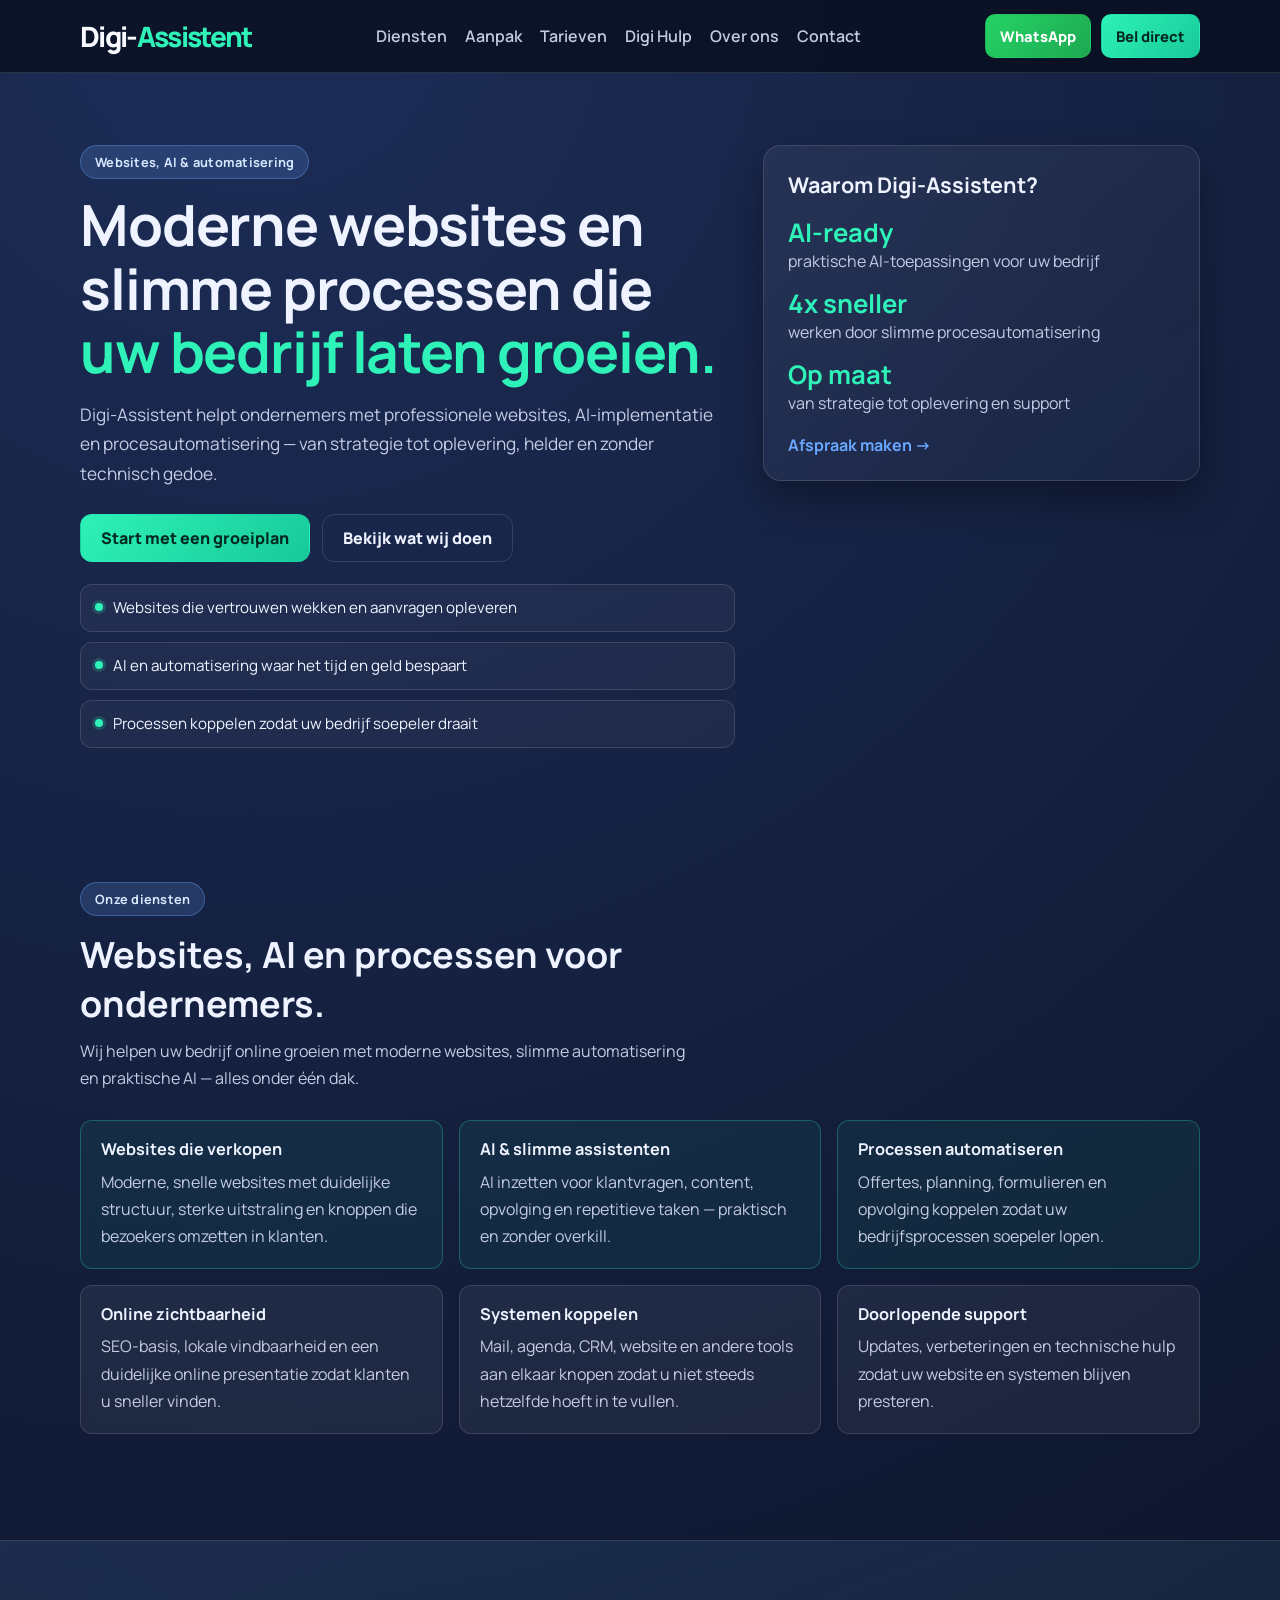
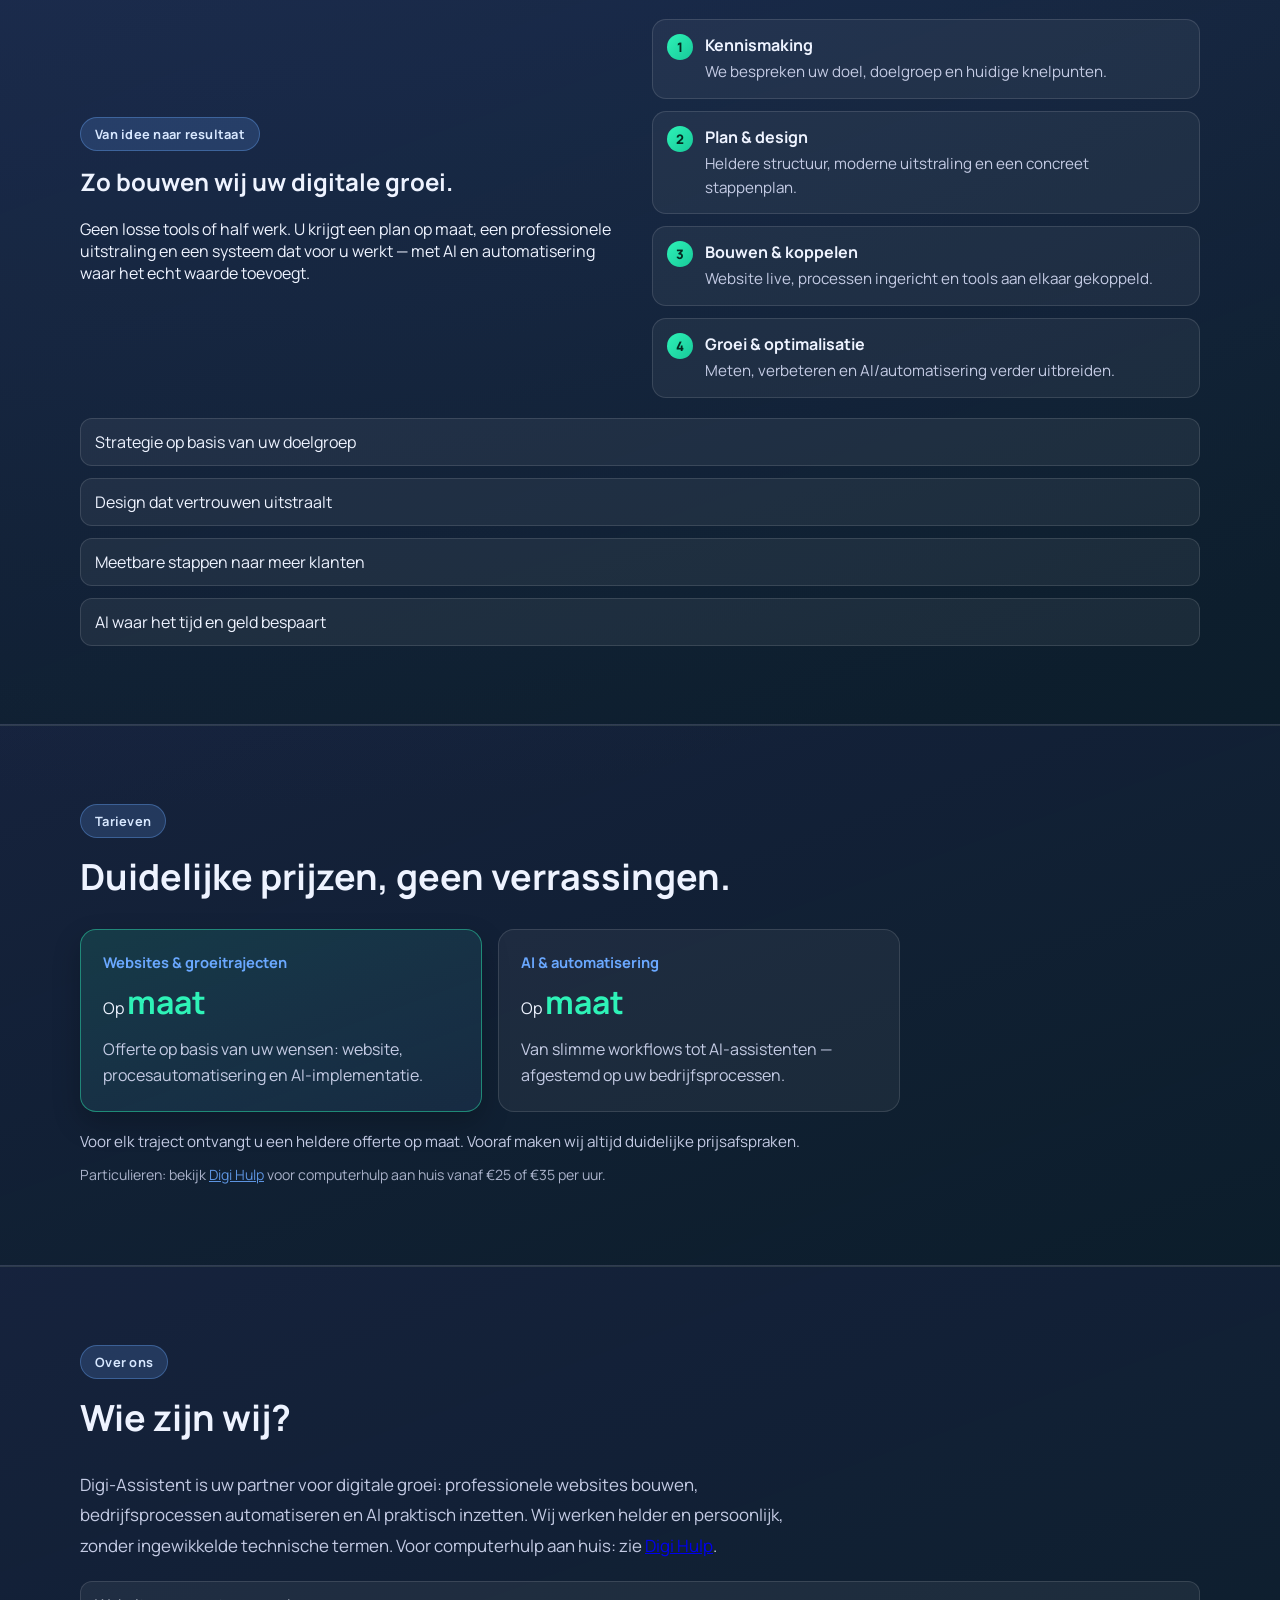
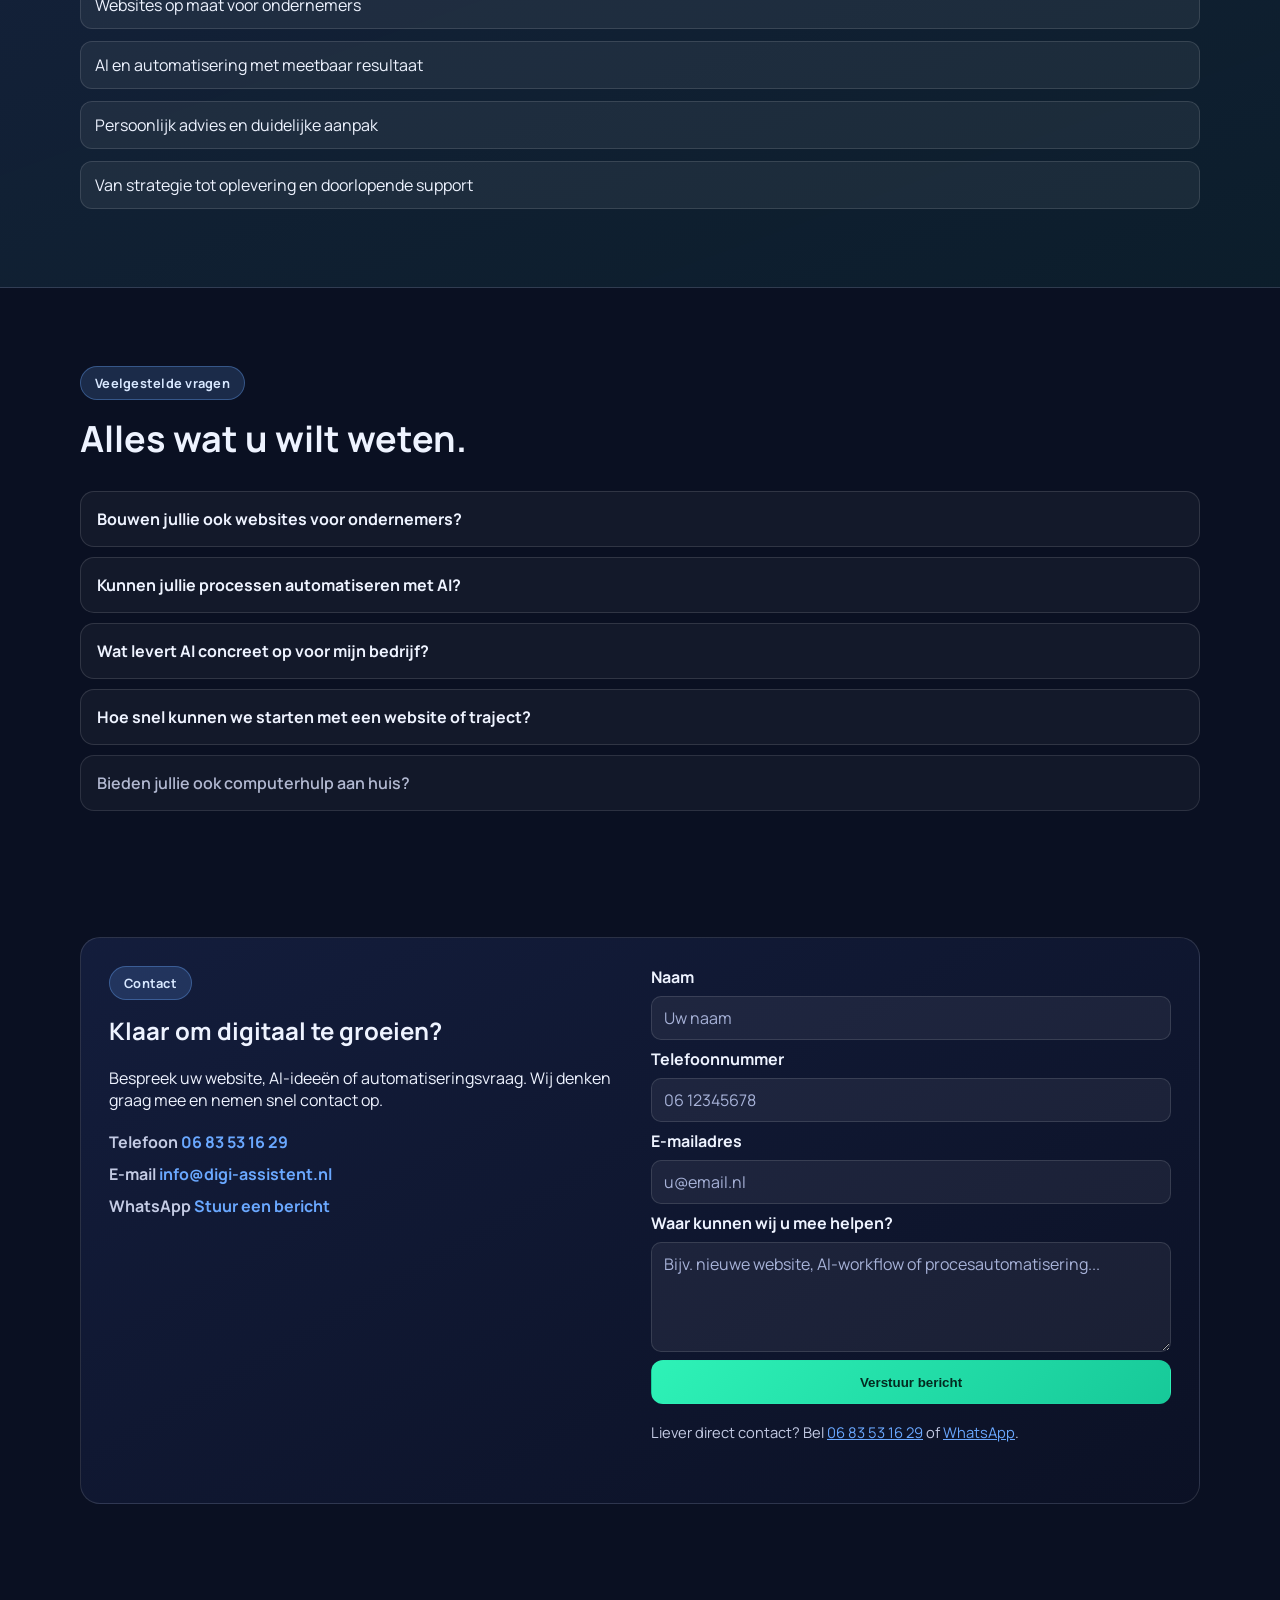
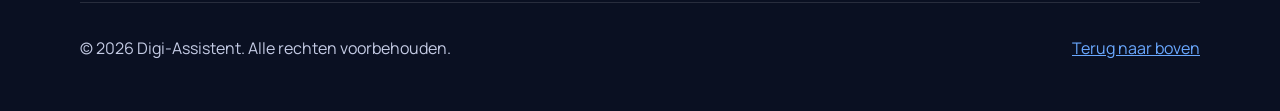
<file: index.html>
<!doctype html>
<html lang="nl">
<head>
  <meta charset="UTF-8">
  <meta name="viewport" content="width=device-width, initial-scale=1.0">
  <title>Digi-Assistent | Websites, AI &amp; procesautomatisering</title>
  <meta name="description" content="Digi-Assistent bouwt websites, automatiseert bedrijfsprocessen en zet AI praktisch in voor ondernemers. Persoonlijk, helder en resultaatgericht. Bel 06 83 53 16 29.">
  <meta name="robots" content="index, follow">
  <link rel="canonical" href="https://digi-assistent.nl/">
  <meta property="og:type" content="website">
  <meta property="og:locale" content="nl_NL">
  <meta property="og:url" content="https://digi-assistent.nl/">
  <meta property="og:site_name" content="Digi-Assistent">
  <meta property="og:title" content="Digi-Assistent | Websites, AI &amp; procesautomatisering">
  <meta property="og:description" content="Websites bouwen, processen automatiseren en AI inzetten voor ondernemers. Persoonlijk advies en uitvoering op maat.">
  <meta property="og:image" content="https://digi-assistent.nl/og-image.svg">
  <meta name="twitter:card" content="summary_large_image">
  <meta name="twitter:title" content="Digi-Assistent | Websites, AI &amp; procesautomatisering">
  <meta name="twitter:description" content="Websites bouwen, processen automatiseren en AI inzetten voor ondernemers. Persoonlijk advies en uitvoering op maat.">
  <meta name="twitter:image" content="https://digi-assistent.nl/og-image.svg">
  <script type="application/ld+json">
  {
    "@context": "https://schema.org",
    "@graph": [
      {
        "@type": "WebSite",
        "@id": "https://digi-assistent.nl/#website",
        "url": "https://digi-assistent.nl/",
        "name": "Digi-Assistent",
        "description": "Websites, AI en procesautomatisering voor ondernemers.",
        "inLanguage": "nl-NL"
      },
      {
        "@type": "LocalBusiness",
        "@id": "https://digi-assistent.nl/#business",
        "name": "Digi-Assistent",
        "url": "https://digi-assistent.nl/",
        "image": "https://digi-assistent.nl/og-image.svg",
        "telephone": "+31683531629",
        "email": "info@digi-assistent.nl",
        "priceRange": "€€",
        "description": "Digitale groei voor ondernemers: websites, AI en procesautomatisering. Ook Digi Hulp voor computerhulp aan huis in Alkmaar.",
        "address": {
          "@type": "PostalAddress",
          "addressLocality": "Alkmaar",
          "addressRegion": "Noord-Holland",
          "addressCountry": "NL"
        },
        "areaServed": [
          { "@type": "City", "name": "Alkmaar" },
          { "@type": "City", "name": "Heerhugowaard" },
          { "@type": "City", "name": "Heiloo" },
          { "@type": "City", "name": "Bergen" },
          { "@type": "City", "name": "Castricum" }
        ],
        "knowsAbout": [
          "Websites",
          "Kunstmatige intelligentie",
          "Digitale automatisering",
          "Procesoptimalisatie",
          "Online marketing"
        ]
      },
      {
        "@type": "FAQPage",
        "@id": "https://digi-assistent.nl/#faq",
        "mainEntity": [
          {
            "@type": "Question",
            "name": "Bouwen jullie ook websites voor ondernemers?",
            "acceptedAnswer": {
              "@type": "Answer",
              "text": "Ja, wij bouwen moderne websites op maat, gericht op vertrouwen, vindbaarheid en meer aanvragen."
            }
          },
          {
            "@type": "Question",
            "name": "Kunnen jullie processen automatiseren met AI?",
            "acceptedAnswer": {
              "@type": "Answer",
              "text": "Ja, wij helpen met automatisering en praktische AI-toepassingen voor opvolging, content en repetitief werk."
            }
          },
          {
            "@type": "Question",
            "name": "Wat levert AI concreet op voor mijn bedrijf?",
            "acceptedAnswer": {
              "@type": "Answer",
              "text": "Minder handmatig werk, snellere opvolging en betere ondersteuning bij klantvragen, content en repetitieve taken."
            }
          },
          {
            "@type": "Question",
            "name": "Hoe snel kunnen we starten met een website of traject?",
            "acceptedAnswer": {
              "@type": "Answer",
              "text": "Na een kennismaking ontvangt u snel een plan. De doorlooptijd hangt af van de scope, maar we plannen altijd concrete vervolgstappen."
            }
          },
          {
            "@type": "Question",
            "name": "Bieden jullie ook computerhulp aan huis?",
            "acceptedAnswer": {
              "@type": "Answer",
              "text": "Ja, via Digi Hulp in Alkmaar en omgeving."
            }
          }
        ]
      }
    ]
  }
  </script>
  <link rel="preconnect" href="https://fonts.googleapis.com">
  <link rel="preconnect" href="https://fonts.gstatic.com" crossorigin>
  <link href="https://fonts.googleapis.com/css2?family=Manrope:wght@400;500;700;800&display=swap" rel="stylesheet">
  <link rel="icon" href="favicon.svg" type="image/svg+xml">
  <link rel="apple-touch-icon" href="apple-touch-icon.svg">
  <link rel="stylesheet" href="styles.css">
</head>
<body id="top">
  <div class="ambient ambient-1"></div>
  <div class="ambient ambient-2"></div>

  <header class="site-header">
    <div class="container nav-wrap">
      <a href="#top" class="logo" aria-label="Digi-Assistent home">
        <span class="logo-wordmark">
          <span class="logo-brand">Digi</span><span class="logo-sep">-</span><span class="logo-brand-accent">Assistent</span>
        </span>
      </a>
      <nav class="top-nav" aria-label="Hoofdnavigatie">
        <a href="#diensten">Diensten</a>
        <a href="#groeitraject">Aanpak</a>
        <a href="#tarieven">Tarieven</a>
        <a href="digi-hulp.html">Digi Hulp</a>
        <a href="#over">Over ons</a>
        <a href="#contact">Contact</a>
      </nav>
      <div class="nav-actions">
        <a class="btn btn-small btn-whatsapp header-whatsapp" href="https://wa.me/31683531629" target="_blank" rel="noopener noreferrer">WhatsApp</a>
        <a class="btn btn-small header-cta" href="tel:+31683531629">Bel direct</a>
        <button class="menu-toggle" type="button" aria-expanded="false" aria-controls="mobileMenu" aria-label="Menu openen">
          <span></span>
          <span></span>
          <span></span>
        </button>
      </div>
    </div>
    <nav id="mobileMenu" class="mobile-menu" aria-label="Mobiel menu" hidden>
      <a href="#diensten">Diensten</a>
      <a href="#groeitraject">Aanpak</a>
      <a href="#tarieven">Tarieven</a>
      <a href="digi-hulp.html">Digi Hulp</a>
      <a href="#over">Over ons</a>
      <a href="#contact">Contact</a>
      <a class="btn" href="tel:+31683531629">Bel direct</a>
      <a class="btn btn-whatsapp" href="https://wa.me/31683531629" target="_blank" rel="noopener noreferrer">WhatsApp</a>
    </nav>
  </header>

  <main>
    <section class="hero">
      <div class="container hero-grid">
        <div>
          <p class="eyebrow">Websites, AI &amp; automatisering</p>
          <h1>Moderne websites en slimme processen die <span class="headline-accent">uw bedrijf laten groeien.</span></h1>
          <p class="intro">
            Digi-Assistent helpt ondernemers met professionele websites, AI-implementatie
            en procesautomatisering — van strategie tot oplevering, helder en zonder technisch gedoe.
          </p>
          <div class="hero-cta">
            <a class="btn" href="#contact">Start met een groeiplan</a>
            <a class="btn btn-ghost" href="#diensten">Bekijk wat wij doen</a>
          </div>
          <ul class="hero-points">
            <li><span>Websites die vertrouwen wekken en aanvragen opleveren</span></li>
            <li><span>AI en automatisering waar het tijd en geld bespaart</span></li>
            <li><span>Processen koppelen zodat uw bedrijf soepeler draait</span></li>
          </ul>
        </div>
        <aside class="hero-card">
          <h2>Waarom Digi-Assistent?</h2>
          <div class="metric">
            <strong>AI-ready</strong>
            <span>praktische AI-toepassingen voor uw bedrijf</span>
          </div>
          <div class="metric">
            <strong>4x sneller</strong>
            <span>werken door slimme procesautomatisering</span>
          </div>
          <div class="metric">
            <strong>Op maat</strong>
            <span>van strategie tot oplevering en support</span>
          </div>
          <a href="#contact" class="inline-link">Afspraak maken →</a>
        </aside>
      </div>
    </section>

    <section id="diensten" class="section">
      <div class="container">
        <div class="section-head">
          <p class="eyebrow">Onze diensten</p>
          <h2>Websites, AI en processen voor ondernemers.</h2>
          <p class="section-intro">Wij helpen uw bedrijf online groeien met moderne websites, slimme automatisering en praktische AI — alles onder één dak.</p>
        </div>

        <div class="cards cards-3 service-primary-grid">
          <article class="card card-featured">
            <h3>Websites die verkopen</h3>
            <p>Moderne, snelle websites met duidelijke structuur, sterke uitstraling en knoppen die bezoekers omzetten in klanten.</p>
          </article>
          <article class="card card-featured">
            <h3>AI &amp; slimme assistenten</h3>
            <p>AI inzetten voor klantvragen, content, opvolging en repetitieve taken — praktisch en zonder overkill.</p>
          </article>
          <article class="card card-featured">
            <h3>Processen automatiseren</h3>
            <p>Offertes, planning, formulieren en opvolging koppelen zodat uw bedrijfsprocessen soepeler lopen.</p>
          </article>
          <article class="card">
            <h3>Online zichtbaarheid</h3>
            <p>SEO-basis, lokale vindbaarheid en een duidelijke online presentatie zodat klanten u sneller vinden.</p>
          </article>
          <article class="card">
            <h3>Systemen koppelen</h3>
            <p>Mail, agenda, CRM, website en andere tools aan elkaar knopen zodat u niet steeds hetzelfde hoeft in te vullen.</p>
          </article>
          <article class="card">
            <h3>Doorlopende support</h3>
            <p>Updates, verbeteringen en technische hulp zodat uw website en systemen blijven presteren.</p>
          </article>
        </div>
      </div>
    </section>

    <section id="groeitraject" class="section section-dark">
      <div class="container result-grid">
        <div>
          <p class="eyebrow">Van idee naar resultaat</p>
          <h2>Zo bouwen wij uw digitale groei.</h2>
          <p>
            Geen losse tools of half werk. U krijgt een plan op maat, een professionele uitstraling
            en een systeem dat voor u werkt — met AI en automatisering waar het echt waarde toevoegt.
          </p>
        </div>
        <ol class="steps-list">
          <li><strong>Kennismaking</strong><span>We bespreken uw doel, doelgroep en huidige knelpunten.</span></li>
          <li><strong>Plan &amp; design</strong><span>Heldere structuur, moderne uitstraling en een concreet stappenplan.</span></li>
          <li><strong>Bouwen &amp; koppelen</strong><span>Website live, processen ingericht en tools aan elkaar gekoppeld.</span></li>
          <li><strong>Groei &amp; optimalisatie</strong><span>Meten, verbeteren en AI/automatisering verder uitbreiden.</span></li>
        </ol>
      </div>
      <div class="container">
        <ul class="check-list check-list-inline">
          <li>Strategie op basis van uw doelgroep</li>
          <li>Design dat vertrouwen uitstraalt</li>
          <li>Meetbare stappen naar meer klanten</li>
          <li>AI waar het tijd en geld bespaart</li>
        </ul>
      </div>
    </section>

    <section id="tarieven" class="section section-dark">
      <div class="container">
        <div class="section-head">
          <p class="eyebrow">Tarieven</p>
          <h2>Duidelijke prijzen, geen verrassingen.</h2>
        </div>
        <div class="pricing-grid pricing-grid-business">
          <article class="pricing-card pricing-card-featured">
            <p class="pricing-label">Websites &amp; groeitrajecten</p>
            <p class="pricing-price">Op <strong>maat</strong></p>
            <p>Offerte op basis van uw wensen: website, procesautomatisering en AI-implementatie.</p>
          </article>
          <article class="pricing-card">
            <p class="pricing-label">AI &amp; automatisering</p>
            <p class="pricing-price">Op <strong>maat</strong></p>
            <p>Van slimme workflows tot AI-assistenten — afgestemd op uw bedrijfsprocessen.</p>
          </article>
        </div>
        <p class="pricing-note">Voor elk traject ontvangt u een heldere offerte op maat. Vooraf maken wij altijd duidelijke prijsafspraken.</p>
        <p class="pricing-note pricing-note-secondary">Particulieren: bekijk <a href="digi-hulp.html">Digi Hulp</a> voor computerhulp aan huis vanaf €25 of €35 per uur.</p>
      </div>
    </section>

    <section id="over" class="section section-dark">
      <div class="container">
        <div class="section-head">
          <p class="eyebrow">Over ons</p>
          <h2>Wie zijn wij?</h2>
        </div>
        <p class="about-text">
          Digi-Assistent is uw partner voor digitale groei: professionele websites bouwen,
          bedrijfsprocessen automatiseren en AI praktisch inzetten. Wij werken helder en persoonlijk,
          zonder ingewikkelde technische termen. Voor computerhulp aan huis: zie <a href="digi-hulp.html">Digi Hulp</a>.
        </p>
        <ul class="check-list check-list-inline">
          <li>Websites op maat voor ondernemers</li>
          <li>AI en automatisering met meetbaar resultaat</li>
          <li>Persoonlijk advies en duidelijke aanpak</li>
          <li>Van strategie tot oplevering en doorlopende support</li>
        </ul>
      </div>
    </section>

    <section id="faq" class="section">
      <div class="container">
        <div class="section-head">
          <p class="eyebrow">Veelgestelde vragen</p>
          <h2>Alles wat u wilt weten.</h2>
        </div>
        <div class="faq-list">
          <details class="faq-item">
            <summary>Bouwen jullie ook websites voor ondernemers?</summary>
            <p>Ja, wij bouwen moderne websites op maat, gericht op vertrouwen, vindbaarheid en meer aanvragen.</p>
          </details>
          <details class="faq-item">
            <summary>Kunnen jullie processen automatiseren met AI?</summary>
            <p>Ja, wij helpen met automatisering en praktische AI-toepassingen voor opvolging, content en repetitief werk.</p>
          </details>
          <details class="faq-item">
            <summary>Wat levert AI concreet op voor mijn bedrijf?</summary>
            <p>Minder handmatig werk, snellere opvolging en betere ondersteuning bij klantvragen, content en repetitieve taken.</p>
          </details>
          <details class="faq-item">
            <summary>Hoe snel kunnen we starten met een website of traject?</summary>
            <p>Na een kennismaking ontvangt u snel een plan. De doorlooptijd hangt af van de scope, maar we plannen altijd concrete vervolgstappen.</p>
          </details>
          <details class="faq-item faq-item-secondary">
            <summary>Bieden jullie ook computerhulp aan huis?</summary>
            <p>Ja, op een aparte pagina: <a href="digi-hulp.html">Digi Hulp</a> in Alkmaar en omgeving.</p>
          </details>
        </div>
      </div>
    </section>

    <section id="contact" class="section cta-section">
      <div class="container cta-box">
        <div>
          <p class="eyebrow">Contact</p>
          <h2>Klaar om digitaal te groeien?</h2>
          <p>Bespreek uw website, AI-ideeën of automatiseringsvraag. Wij denken graag mee en nemen snel contact op.</p>
          <ul class="contact-details">
            <li><strong>Telefoon</strong> <a href="tel:+31683531629">06 83 53 16 29</a></li>
            <li><strong>E-mail</strong> <a href="mailto:info@digi-assistent.nl">info@digi-assistent.nl</a></li>
            <li><strong>WhatsApp</strong> <a href="https://wa.me/31683531629" target="_blank" rel="noopener">Stuur een bericht</a></li>
          </ul>
        </div>
        <form class="lead-form" id="leadForm">
          <label for="name">Naam</label>
          <input id="name" name="name" type="text" placeholder="Uw naam" required>

          <label for="phone">Telefoonnummer</label>
          <input id="phone" name="phone" type="tel" placeholder="06 12345678">

          <label for="email">E-mailadres</label>
          <input id="email" name="email" type="email" placeholder="u@email.nl" required>

          <label for="message">Waar kunnen wij u mee helpen?</label>
          <textarea id="message" name="message" rows="4" placeholder="Bijv. nieuwe website, AI-workflow of procesautomatisering..." required></textarea>

          <button class="btn" type="submit">Verstuur bericht</button>
          <p class="form-note">Liever direct contact? Bel <a href="tel:+31683531629">06 83 53 16 29</a> of <a href="https://wa.me/31683531629" target="_blank" rel="noopener">WhatsApp</a>.</p>
          <p id="formFeedback" class="form-feedback" aria-live="polite"></p>
        </form>
      </div>
    </section>
  </main>

  <footer class="site-footer">
    <div class="container footer-wrap">
      <p>&copy; <span id="year"></span> Digi-Assistent. Alle rechten voorbehouden.</p>
      <a href="#top">Terug naar boven</a>
    </div>
  </footer>

  <script src="script.js"></script>
</body>
</html>
</file>
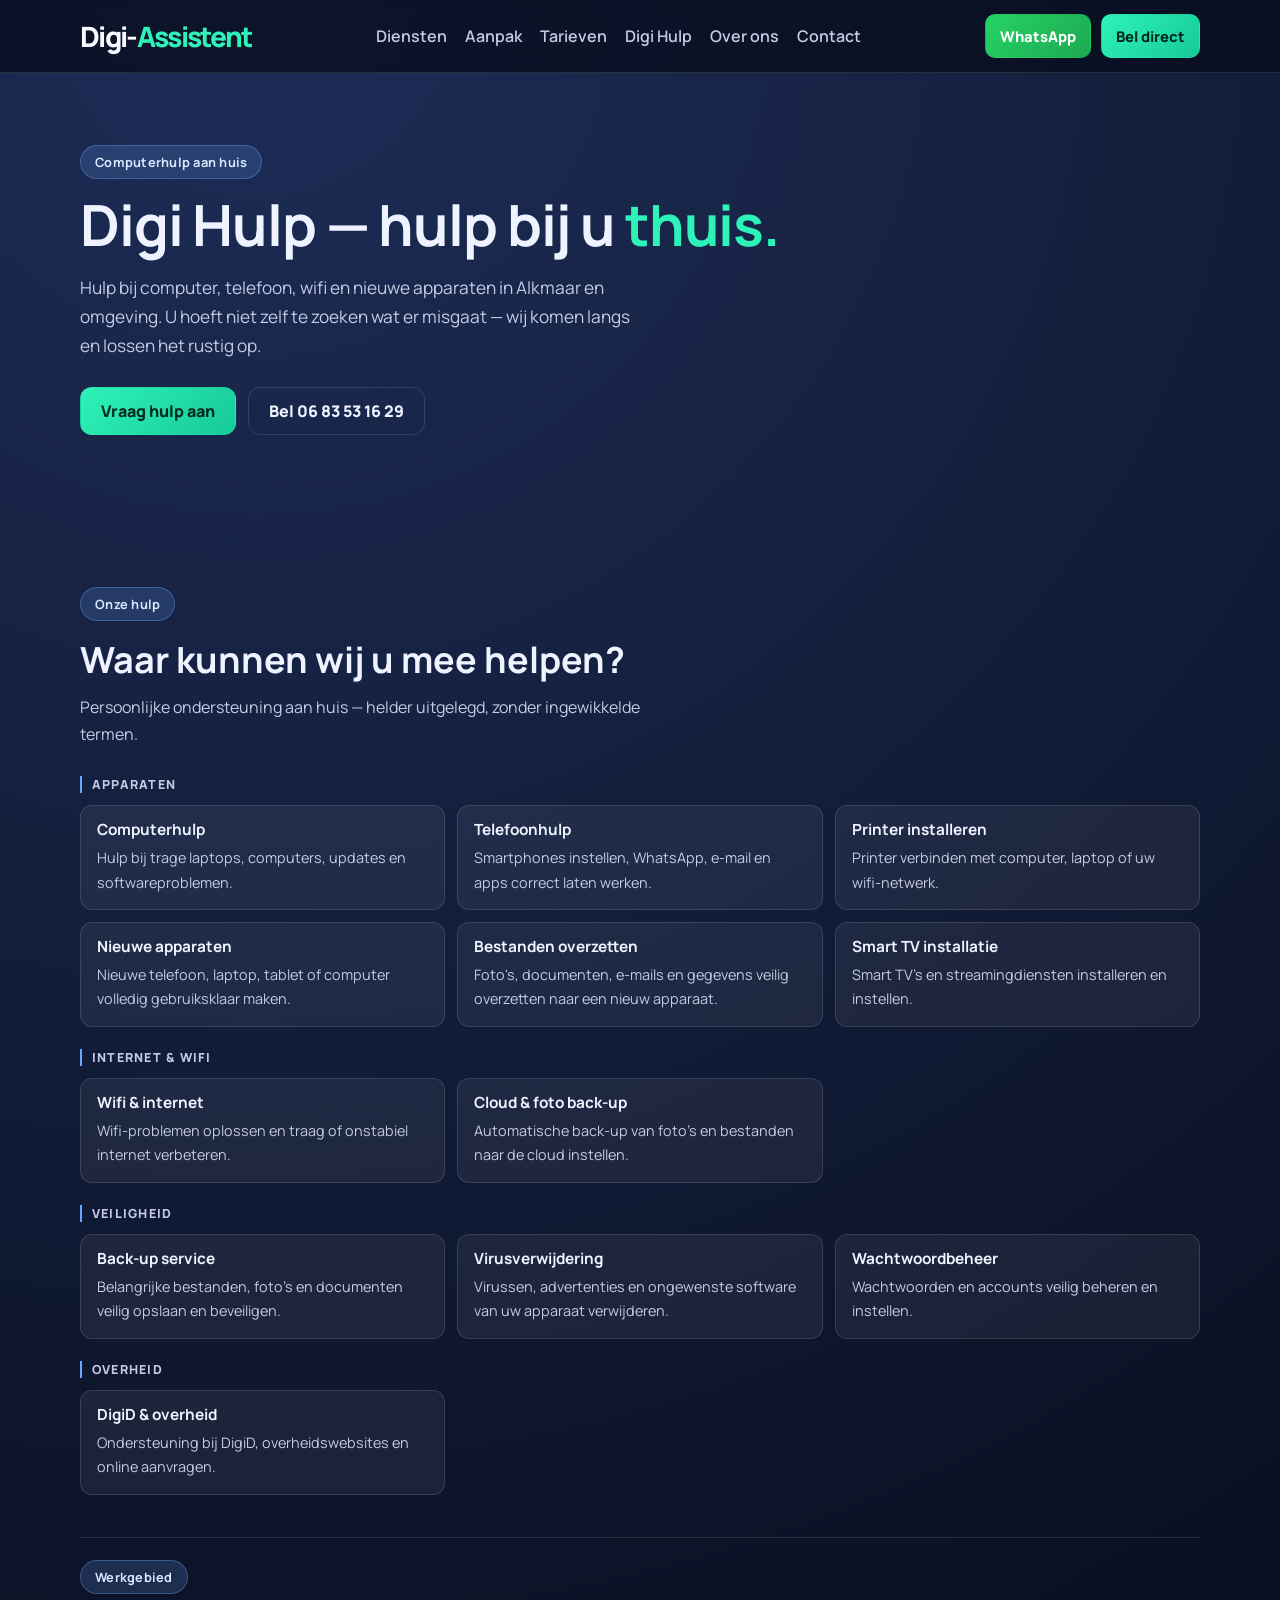
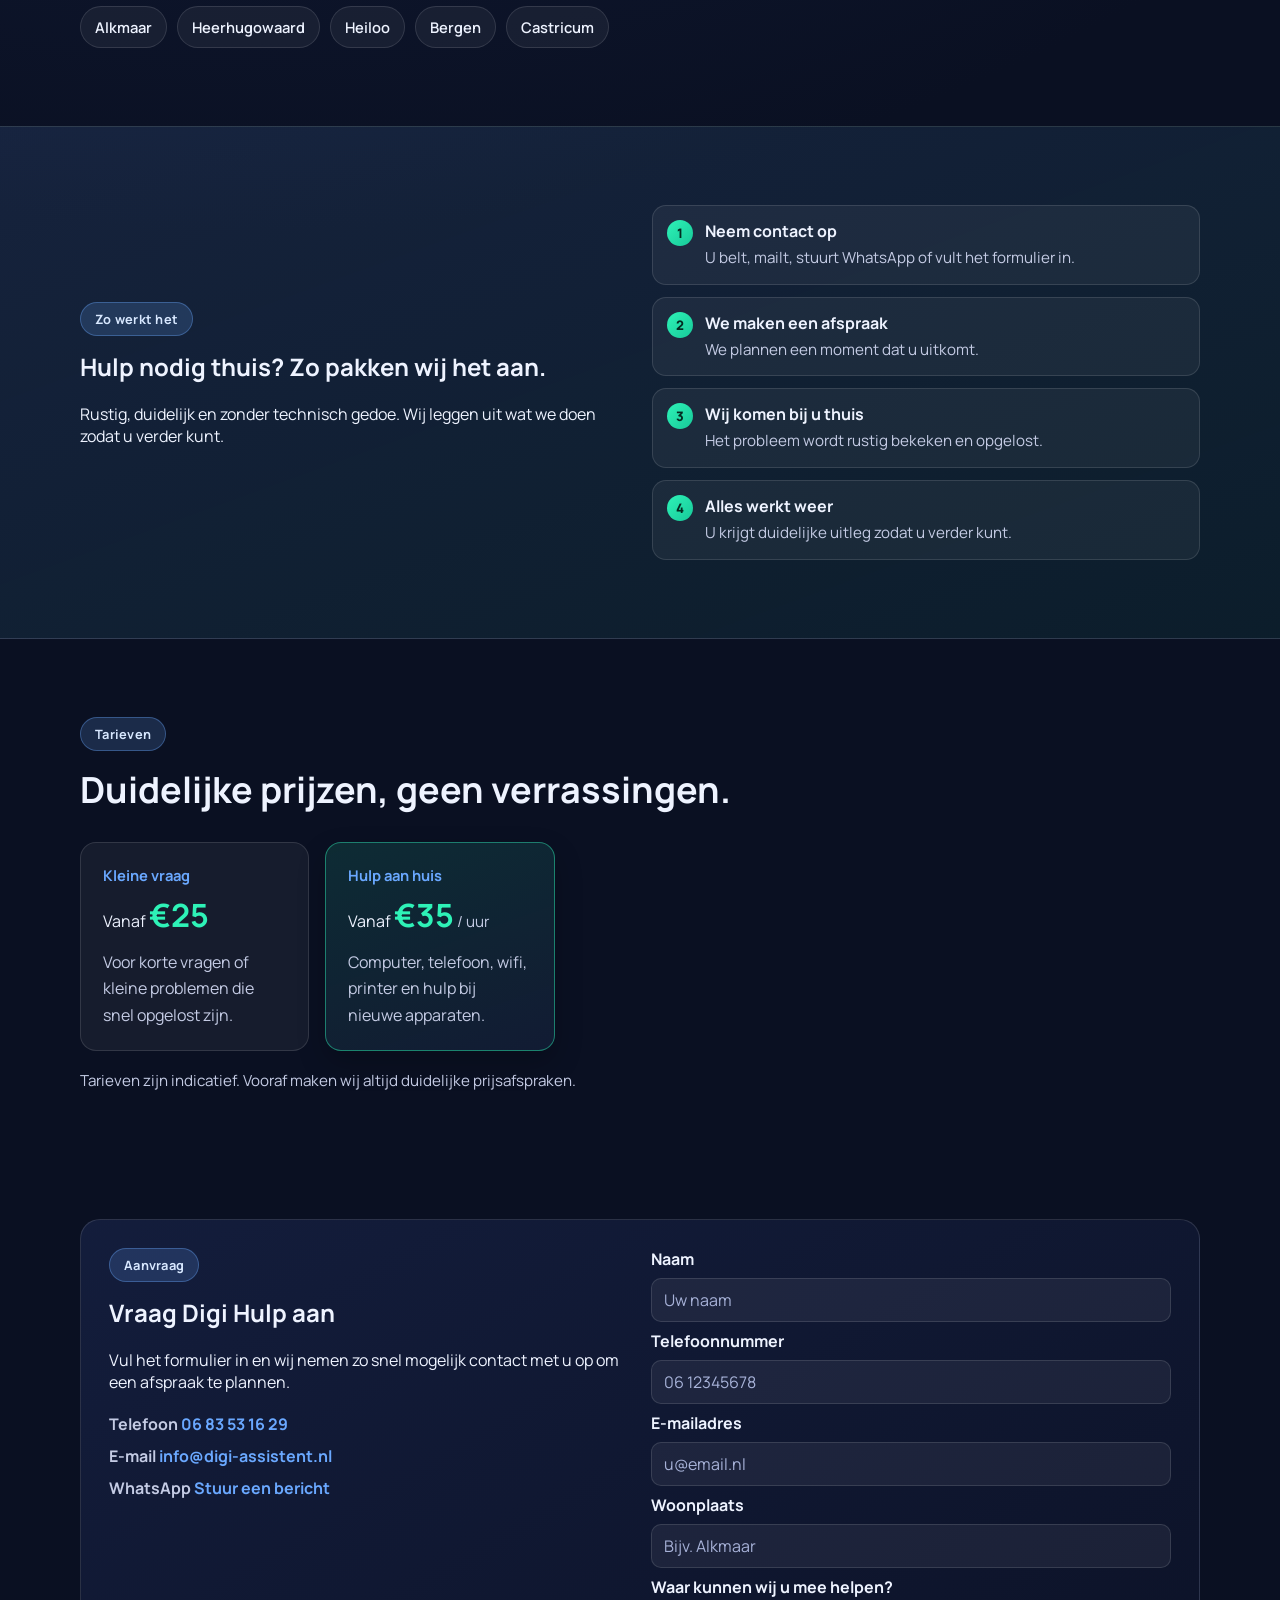
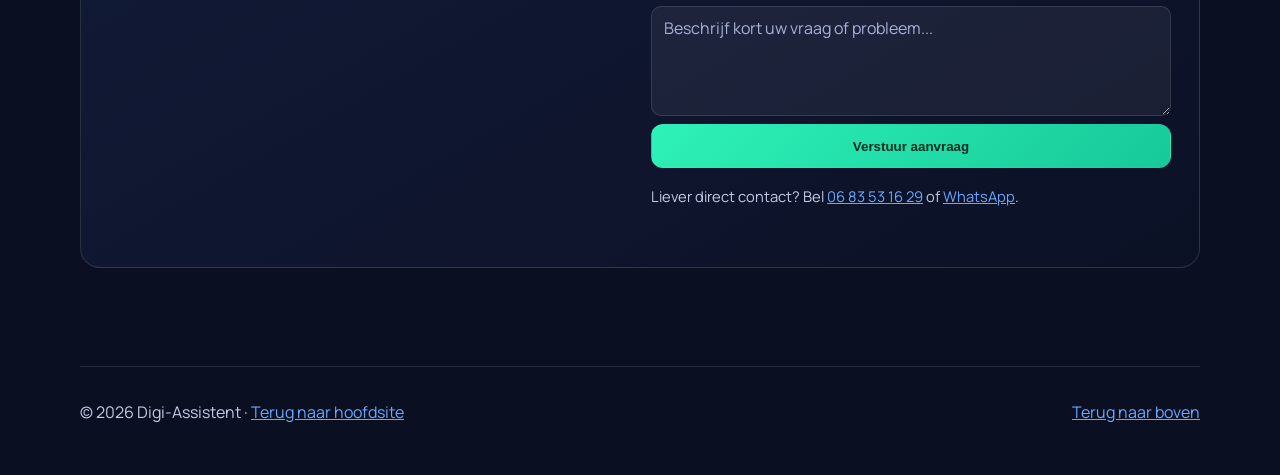
<file: digi-hulp.html>
<!doctype html>
<html lang="nl">
<head>
  <meta charset="UTF-8">
  <meta name="viewport" content="width=device-width, initial-scale=1.0">
  <title>Digi Hulp | Computerhulp aan huis Alkmaar — Digi-Assistent</title>
  <meta name="description" content="Digi Hulp: computer-, telefoon- en wifi-hulp aan huis in Alkmaar en omgeving. Hulp bij u thuis. Vraag direct een afspraak aan.">
  <meta name="robots" content="index, follow">
  <link rel="canonical" href="https://digi-assistent.nl/digi-hulp.html">
  <link rel="preconnect" href="https://fonts.googleapis.com">
  <link rel="preconnect" href="https://fonts.gstatic.com" crossorigin>
  <link href="https://fonts.googleapis.com/css2?family=Manrope:wght@400;500;700;800&display=swap" rel="stylesheet">
  <link rel="icon" href="favicon.svg" type="image/svg+xml">
  <link rel="apple-touch-icon" href="apple-touch-icon.svg">
  <link rel="stylesheet" href="styles.css">
</head>
<body id="top" class="page-digi-hulp">
  <div class="ambient ambient-1"></div>
  <div class="ambient ambient-2"></div>

  <header class="site-header">
    <div class="container nav-wrap">
      <a href="index.html" class="logo" aria-label="Digi-Assistent home">
        <span class="logo-wordmark">
          <span class="logo-brand">Digi</span><span class="logo-sep">-</span><span class="logo-brand-accent">Assistent</span>
        </span>
      </a>
      <nav class="top-nav" aria-label="Hoofdnavigatie">
        <a href="index.html#diensten">Diensten</a>
        <a href="index.html#groeitraject">Aanpak</a>
        <a href="index.html#tarieven">Tarieven</a>
        <a href="digi-hulp.html" class="nav-link-current" aria-current="page">Digi Hulp</a>
        <a href="index.html#over">Over ons</a>
        <a href="index.html#contact">Contact</a>
      </nav>
      <div class="nav-actions">
        <a class="btn btn-small btn-whatsapp header-whatsapp" href="https://wa.me/31683531629" target="_blank" rel="noopener noreferrer">WhatsApp</a>
        <a class="btn btn-small header-cta" href="tel:+31683531629">Bel direct</a>
        <button class="menu-toggle" type="button" aria-expanded="false" aria-controls="mobileMenu" aria-label="Menu openen">
          <span></span>
          <span></span>
          <span></span>
        </button>
      </div>
    </div>
    <nav id="mobileMenu" class="mobile-menu" aria-label="Mobiel menu" hidden>
      <a href="index.html#diensten">Diensten</a>
      <a href="index.html#groeitraject">Aanpak</a>
      <a href="index.html#tarieven">Tarieven</a>
      <a href="digi-hulp.html" class="nav-link-current" aria-current="page">Digi Hulp</a>
      <a href="index.html#over">Over ons</a>
      <a href="index.html#contact">Contact</a>
      <a class="btn" href="tel:+31683531629">Bel direct</a>
      <a class="btn btn-whatsapp" href="https://wa.me/31683531629" target="_blank" rel="noopener noreferrer">WhatsApp</a>
    </nav>
  </header>

  <main>
    <section class="hero page-hero">
      <div class="container">
        <p class="eyebrow">Computerhulp aan huis</p>
        <h1>Digi Hulp — hulp bij u <span class="headline-accent">thuis.</span></h1>
        <p class="intro page-intro">
          Hulp bij computer, telefoon, wifi en nieuwe apparaten in Alkmaar en omgeving.
          U hoeft niet zelf te zoeken wat er misgaat — wij komen langs en lossen het rustig op.
        </p>
        <div class="hero-cta">
          <a class="btn" href="#aanvraag">Vraag hulp aan</a>
          <a class="btn btn-ghost" href="tel:+31683531629">Bel 06 83 53 16 29</a>
        </div>
      </div>
    </section>

    <section id="diensten" class="section">
      <div class="container">
        <div class="section-head">
          <p class="eyebrow">Onze hulp</p>
          <h2>Waar kunnen wij u mee helpen?</h2>
          <p class="section-intro">Persoonlijke ondersteuning aan huis — helder uitgelegd, zonder ingewikkelde termen.</p>
        </div>

        <div class="service-groups">
          <section class="service-group">
            <h3 class="service-group-title">Apparaten</h3>
            <div class="cards cards-compact cards-3">
              <article class="card card-compact">
                <h4>Computerhulp</h4>
                <p>Hulp bij trage laptops, computers, updates en softwareproblemen.</p>
              </article>
              <article class="card card-compact">
                <h4>Telefoonhulp</h4>
                <p>Smartphones instellen, WhatsApp, e-mail en apps correct laten werken.</p>
              </article>
              <article class="card card-compact">
                <h4>Printer installeren</h4>
                <p>Printer verbinden met computer, laptop of uw wifi-netwerk.</p>
              </article>
              <article class="card card-compact">
                <h4>Nieuwe apparaten</h4>
                <p>Nieuwe telefoon, laptop, tablet of computer volledig gebruiksklaar maken.</p>
              </article>
              <article class="card card-compact">
                <h4>Bestanden overzetten</h4>
                <p>Foto's, documenten, e-mails en gegevens veilig overzetten naar een nieuw apparaat.</p>
              </article>
              <article class="card card-compact">
                <h4>Smart TV installatie</h4>
                <p>Smart TV's en streamingdiensten installeren en instellen.</p>
              </article>
            </div>
          </section>

          <section class="service-group">
            <h3 class="service-group-title">Internet &amp; wifi</h3>
            <div class="cards cards-compact cards-3">
              <article class="card card-compact">
                <h4>Wifi &amp; internet</h4>
                <p>Wifi-problemen oplossen en traag of onstabiel internet verbeteren.</p>
              </article>
              <article class="card card-compact">
                <h4>Cloud &amp; foto back-up</h4>
                <p>Automatische back-up van foto's en bestanden naar de cloud instellen.</p>
              </article>
            </div>
          </section>

          <section class="service-group">
            <h3 class="service-group-title">Veiligheid</h3>
            <div class="cards cards-compact cards-3">
              <article class="card card-compact">
                <h4>Back-up service</h4>
                <p>Belangrijke bestanden, foto's en documenten veilig opslaan en beveiligen.</p>
              </article>
              <article class="card card-compact">
                <h4>Virusverwijdering</h4>
                <p>Virussen, advertenties en ongewenste software van uw apparaat verwijderen.</p>
              </article>
              <article class="card card-compact">
                <h4>Wachtwoordbeheer</h4>
                <p>Wachtwoorden en accounts veilig beheren en instellen.</p>
              </article>
            </div>
          </section>

          <section class="service-group">
            <h3 class="service-group-title">Overheid</h3>
            <div class="cards cards-compact cards-3">
              <article class="card card-compact">
                <h4>DigiD &amp; overheid</h4>
                <p>Ondersteuning bij DigiD, overheidswebsites en online aanvragen.</p>
              </article>
            </div>
          </section>
        </div>

        <div class="region-wrap region-wrap-inline">
          <p class="eyebrow">Werkgebied</p>
          <ul class="region-list region-list--pills">
            <li>Alkmaar</li>
            <li>Heerhugowaard</li>
            <li>Heiloo</li>
            <li>Bergen</li>
            <li>Castricum</li>
          </ul>
        </div>
      </div>
    </section>

    <section id="werkwijze" class="section section-dark">
      <div class="container result-grid">
        <div>
          <p class="eyebrow">Zo werkt het</p>
          <h2>Hulp nodig thuis? Zo pakken wij het aan.</h2>
          <p>Rustig, duidelijk en zonder technisch gedoe. Wij leggen uit wat we doen zodat u verder kunt.</p>
        </div>
        <ol class="steps-list">
          <li><strong>Neem contact op</strong><span>U belt, mailt, stuurt WhatsApp of vult het formulier in.</span></li>
          <li><strong>We maken een afspraak</strong><span>We plannen een moment dat u uitkomt.</span></li>
          <li><strong>Wij komen bij u thuis</strong><span>Het probleem wordt rustig bekeken en opgelost.</span></li>
          <li><strong>Alles werkt weer</strong><span>U krijgt duidelijke uitleg zodat u verder kunt.</span></li>
        </ol>
      </div>
    </section>

    <section id="tarieven" class="section">
      <div class="container">
        <div class="section-head">
          <p class="eyebrow">Tarieven</p>
          <h2>Duidelijke prijzen, geen verrassingen.</h2>
        </div>
        <div class="pricing-grid pricing-grid-hulp">
          <article class="pricing-card">
            <p class="pricing-label">Kleine vraag</p>
            <p class="pricing-price">Vanaf <strong>€25</strong></p>
            <p>Voor korte vragen of kleine problemen die snel opgelost zijn.</p>
          </article>
          <article class="pricing-card pricing-card-featured">
            <p class="pricing-label">Hulp aan huis</p>
            <p class="pricing-price">Vanaf <strong>€35</strong> <span>/ uur</span></p>
            <p>Computer, telefoon, wifi, printer en hulp bij nieuwe apparaten.</p>
          </article>
        </div>
        <p class="pricing-note">Tarieven zijn indicatief. Vooraf maken wij altijd duidelijke prijsafspraken.</p>
      </div>
    </section>

    <section id="aanvraag" class="section cta-section">
      <div class="container cta-box">
        <div>
          <p class="eyebrow">Aanvraag</p>
          <h2>Vraag Digi Hulp aan</h2>
          <p>Vul het formulier in en wij nemen zo snel mogelijk contact met u op om een afspraak te plannen.</p>
          <ul class="contact-details">
            <li><strong>Telefoon</strong> <a href="tel:+31683531629">06 83 53 16 29</a></li>
            <li><strong>E-mail</strong> <a href="mailto:info@digi-assistent.nl">info@digi-assistent.nl</a></li>
            <li><strong>WhatsApp</strong> <a href="https://wa.me/31683531629" target="_blank" rel="noopener">Stuur een bericht</a></li>
          </ul>
        </div>
        <form class="lead-form" id="hulpForm">
          <label for="hulp-name">Naam</label>
          <input id="hulp-name" name="name" type="text" placeholder="Uw naam" required>

          <label for="hulp-phone">Telefoonnummer</label>
          <input id="hulp-phone" name="phone" type="tel" placeholder="06 12345678" required>

          <label for="hulp-email">E-mailadres</label>
          <input id="hulp-email" name="email" type="email" placeholder="u@email.nl">

          <label for="hulp-place">Woonplaats</label>
          <input id="hulp-place" name="place" type="text" placeholder="Bijv. Alkmaar" required>

          <label for="hulp-message">Waar kunnen wij u mee helpen?</label>
          <textarea id="hulp-message" name="message" rows="4" placeholder="Beschrijf kort uw vraag of probleem..." required></textarea>

          <button class="btn" type="submit">Verstuur aanvraag</button>
          <p class="form-note">Liever direct contact? Bel <a href="tel:+31683531629">06 83 53 16 29</a> of <a href="https://wa.me/31683531629" target="_blank" rel="noopener">WhatsApp</a>.</p>
          <p id="hulpFormFeedback" class="form-feedback" aria-live="polite"></p>
        </form>
      </div>
    </section>
  </main>

  <footer class="site-footer">
    <div class="container footer-wrap">
      <p>&copy; <span id="year"></span> Digi-Assistent · <a href="index.html">Terug naar hoofdsite</a></p>
      <a href="#top">Terug naar boven</a>
    </div>
  </footer>

  <script src="script.js"></script>
</body>
</html>
</file>
<file: styles.css>
:root {
  --bg: #0a1022;
  --bg-soft: #121a35;
  --surface: rgba(255, 255, 255, 0.06);
  --text: #eef3ff;
  --muted: #c4cbe4;
  --primary: #2ef2b7;
  --primary-strong: #17c999;
  --accent: #6aa8ff;
  --border: rgba(255, 255, 255, 0.12);
  --shadow: 0 18px 38px rgba(0, 0, 0, 0.35);
}

* {
  box-sizing: border-box;
}

html,
body {
  margin: 0;
  padding: 0;
  font-family: "Manrope", system-ui, -apple-system, Segoe UI, Roboto, sans-serif;
  background: radial-gradient(circle at 20% 0%, #1d2d57 0%, var(--bg) 48%);
  color: var(--text);
  scroll-behavior: smooth;
  -webkit-text-size-adjust: 100%;
}

body {
  position: relative;
  overflow-x: hidden;
}

img,
svg,
video {
  max-width: 100%;
  height: auto;
}

.ambient {
  position: fixed;
  z-index: -1;
  border-radius: 50%;
  filter: blur(80px);
  opacity: 0.4;
}

.ambient-1 {
  width: 420px;
  height: 420px;
  background: #2ef2b7;
  top: -100px;
  right: -100px;
}

.ambient-2 {
  width: 340px;
  height: 340px;
  background: #6aa8ff;
  bottom: -100px;
  left: -80px;
}

.container {
  width: min(1120px, 92%);
  margin: 0 auto;
}

.site-header {
  position: sticky;
  top: 0;
  z-index: 10;
  backdrop-filter: blur(10px);
  background: rgba(8, 12, 26, 0.72);
  border-bottom: 1px solid var(--border);
}

.nav-wrap {
  display: flex;
  align-items: center;
  justify-content: space-between;
  gap: 16px;
  padding: 14px 0;
}

.nav-actions {
  display: flex;
  align-items: center;
  gap: 10px;
  flex-shrink: 0;
}

.menu-toggle {
  display: none;
  width: 44px;
  height: 44px;
  padding: 10px;
  border: 1px solid rgba(46, 242, 183, 0.45);
  border-radius: 10px;
  background: linear-gradient(160deg, rgba(46, 242, 183, 0.18), rgba(46, 242, 183, 0.06));
  cursor: pointer;
  touch-action: manipulation;
  transition: border-color 0.2s ease, background 0.2s ease, box-shadow 0.2s ease;
}

.menu-toggle:hover,
.menu-toggle:focus-visible {
  border-color: rgba(46, 242, 183, 0.65);
  background: linear-gradient(160deg, rgba(46, 242, 183, 0.24), rgba(46, 242, 183, 0.1));
  box-shadow: 0 0 0 1px rgba(46, 242, 183, 0.12);
}

.menu-toggle.is-open {
  border-color: rgba(46, 242, 183, 0.7);
  background: linear-gradient(160deg, rgba(46, 242, 183, 0.28), rgba(46, 242, 183, 0.12));
}

.menu-toggle span {
  display: block;
  height: 2px;
  margin: 5px 0;
  border-radius: 2px;
  background: var(--primary);
  transition: transform 0.2s ease, opacity 0.2s ease;
}

.menu-toggle.is-open span:nth-child(1) {
  transform: translateY(7px) rotate(45deg);
}

.menu-toggle.is-open span:nth-child(2) {
  opacity: 0;
}

.menu-toggle.is-open span:nth-child(3) {
  transform: translateY(-7px) rotate(-45deg);
}

.mobile-menu {
  display: none;
  flex-direction: column;
  gap: 4px;
  padding: 0 4% 16px;
  border-bottom: 1px solid var(--border);
  background: rgba(8, 12, 26, 0.96);
}

.mobile-menu.is-open {
  display: flex;
}

.mobile-menu a {
  color: var(--muted);
  text-decoration: none;
  font-weight: 600;
  padding: 12px 10px;
  border-radius: 10px;
}

.mobile-menu a:hover,
.mobile-menu a:focus-visible {
  color: var(--text);
  background: rgba(255, 255, 255, 0.05);
}

.mobile-menu .btn {
  margin-top: 8px;
  width: 100%;
}

.logo {
  display: inline-flex;
  align-items: center;
  text-decoration: none;
  min-width: 0;
}

.logo-wordmark {
  display: inline-flex;
  align-items: baseline;
  font-size: clamp(1.35rem, 4.2vw, 1.75rem);
  font-weight: 800;
  line-height: 1;
  letter-spacing: -0.06em;
  white-space: nowrap;
}

.logo-brand {
  color: #f8faff;
}

.logo-sep {
  margin: 0;
  color: #f8faff;
  font-weight: 800;
  line-height: 1;
}

.logo-brand-accent {
  color: #2ef2b7;
}

.top-nav {
  display: flex;
  gap: 18px;
}

.top-nav a {
  color: var(--muted);
  text-decoration: none;
  font-weight: 600;
  min-height: 44px;
  display: inline-flex;
  align-items: center;
}

.top-nav a:hover {
  color: var(--text);
}

.nav-link-current {
  color: var(--primary);
}

.mobile-menu .nav-link-current {
  color: var(--primary);
}

.page-hero {
  padding: 44px 0 36px;
}

.page-hero .page-intro {
  max-width: 52ch;
}

.pricing-grid-hulp {
  grid-template-columns: repeat(2, minmax(0, 1fr));
  max-width: 720px;
}

.hero {
  padding: 72px 0 56px;
}

.hero-grid {
  display: grid;
  gap: 28px;
  grid-template-columns: 1.2fr 0.8fr;
  align-items: start;
}

.eyebrow {
  display: inline-block;
  margin: 0 0 14px;
  padding: 7px 14px;
  border: 1px solid rgba(106, 168, 255, 0.35);
  border-radius: 999px;
  font-size: 0.8rem;
  font-weight: 700;
  letter-spacing: 0.02em;
  color: #d8e8ff;
  background: rgba(106, 168, 255, 0.18);
}

h1,
h2,
h3 {
  margin-top: 0;
}

h1 {
  margin-bottom: 16px;
  font-size: clamp(2.05rem, 5vw, 3.55rem);
  line-height: 1.12;
  text-wrap: balance;
  letter-spacing: -0.02em;
}

h1 span,
.headline-accent {
  color: var(--primary);
}

.headline-accent {
  white-space: nowrap;
}

.intro {
  margin: 0;
  max-width: 62ch;
  color: var(--muted);
  font-size: 1.08rem;
  line-height: 1.7;
}

.hero-cta {
  display: flex;
  gap: 12px;
  margin: 26px 0 18px;
}

.btn {
  display: inline-flex;
  align-items: center;
  justify-content: center;
  min-height: 44px;
  padding: 12px 20px;
  border-radius: 12px;
  border: 1px solid transparent;
  background: linear-gradient(135deg, var(--primary), var(--primary-strong));
  color: #032a20;
  font-weight: 800;
  text-decoration: none;
  cursor: pointer;
  transition: transform 0.18s ease, box-shadow 0.18s ease;
}

.btn:hover {
  transform: translateY(-1px);
  box-shadow: 0 10px 24px rgba(46, 242, 183, 0.32);
}

.btn-small {
  padding: 10px 14px;
  border-radius: 10px;
  font-size: 0.92rem;
}

.btn-ghost {
  background: transparent;
  border-color: var(--border);
  color: var(--text);
}

.btn-whatsapp {
  background: linear-gradient(135deg, #25d366, #1da851);
  color: #fff;
}

.btn-whatsapp:hover {
  box-shadow: 0 10px 24px rgba(37, 211, 102, 0.35);
}

.hero-points {
  list-style: none;
  margin: 22px 0 0;
  padding: 0;
  display: grid;
  gap: 10px;
}

.hero-points li {
  display: flex;
  align-items: flex-start;
  gap: 10px;
  padding: 12px 14px;
  border: 1px solid var(--border);
  border-radius: 12px;
  background: rgba(255, 255, 255, 0.04);
  color: var(--text);
  font-size: 0.95rem;
  line-height: 1.45;
}

.hero-points li::before {
  content: "";
  flex-shrink: 0;
  width: 8px;
  height: 8px;
  margin-top: 6px;
  border-radius: 50%;
  background: var(--primary);
  box-shadow: 0 0 0 3px rgba(46, 242, 183, 0.18);
}

.hero-points li span {
  display: block;
}

.hero-card {
  border: 1px solid var(--border);
  background: linear-gradient(145deg, rgba(255, 255, 255, 0.06), rgba(255, 255, 255, 0.02));
  border-radius: 18px;
  padding: 24px;
  box-shadow: var(--shadow);
}

.hero-card h2 {
  margin-bottom: 16px;
  font-size: 1.35rem;
}

.metric + .metric {
  margin-top: 14px;
}

.metric strong {
  display: block;
  color: var(--primary);
  font-size: 1.6rem;
}

.metric span {
  color: var(--muted);
}

.inline-link {
  margin-top: 20px;
  display: inline-block;
  color: var(--accent);
  font-weight: 700;
  text-decoration: none;
}

.section {
  padding: 78px 0;
}

.section-head {
  max-width: 72ch;
  margin-bottom: 28px;
}

.section-head h2 {
  font-size: clamp(1.6rem, 3vw, 2.25rem);
  margin-bottom: 0;
}

.cards {
  display: grid;
  grid-template-columns: repeat(2, minmax(0, 1fr));
  gap: 16px;
}

.cards-3 {
  grid-template-columns: repeat(3, minmax(0, 1fr));
}

.card {
  border: 1px solid var(--border);
  border-radius: 12px;
  padding: 18px 20px;
  background: var(--surface);
  transition: border-color 0.2s ease, background 0.2s ease;
}

.card:hover {
  border-color: rgba(255, 255, 255, 0.22);
  background: rgba(255, 255, 255, 0.08);
}

.card h3 {
  margin: 0 0 8px;
  font-size: 1.02rem;
  line-height: 1.3;
}

.card h4 {
  margin: 0 0 6px;
  font-size: 0.96rem;
  line-height: 1.3;
}

.card-compact {
  padding: 14px 16px;
}

.card-compact p {
  font-size: 0.9rem;
  line-height: 1.5;
}

.section-intro {
  margin: 10px 0 0;
  color: var(--muted);
  max-width: 62ch;
  line-height: 1.7;
}

.service-accordion {
  display: grid;
  gap: 12px;
}

.service-accordion-item {
  border: 1px solid var(--border);
  border-radius: 16px;
  background: rgba(255, 255, 255, 0.03);
  overflow: hidden;
  transition: border-color 0.22s ease, box-shadow 0.22s ease, background 0.22s ease;
}

.service-accordion-item.is-open {
  background: rgba(255, 255, 255, 0.05);
}

.service-accordion-item--business.is-open {
  border-color: rgba(46, 242, 183, 0.28);
}

.service-accordion-item--hulp.is-open {
  border-color: rgba(106, 168, 255, 0.3);
}

.service-accordion-trigger {
  width: 100%;
  display: flex;
  align-items: center;
  justify-content: space-between;
  gap: 14px;
  padding: 18px;
  border: 0;
  background: transparent;
  color: inherit;
  text-align: left;
  cursor: pointer;
  touch-action: manipulation;
  min-height: 44px;
}

.service-accordion-text {
  display: grid;
  gap: 5px;
  min-width: 0;
  flex: 1;
}

.service-accordion-text strong {
  font-size: 1.08rem;
  line-height: 1.2;
}

.service-accordion-desc {
  color: var(--muted);
  font-size: 0.94rem;
  line-height: 1.45;
}

.service-accordion-panel {
  border-top: 1px solid transparent;
}

.service-accordion-item.is-open .service-accordion-panel {
  border-top-color: var(--border);
}

.service-accordion-inner {
  padding: 4px 16px 18px;
}

.service-primary-grid {
  margin-bottom: 28px;
}

.service-accordion-secondary {
  margin-top: 8px;
}

.service-accordion-item--secondary {
  background: rgba(255, 255, 255, 0.02);
  border-color: rgba(255, 255, 255, 0.08);
}

.service-accordion-item--secondary .service-accordion-text strong {
  font-size: 0.98rem;
  font-weight: 700;
  color: var(--muted);
}

.service-accordion-item--secondary .service-accordion-desc {
  font-size: 0.88rem;
}

.service-accordion-item--secondary.is-open {
  border-color: rgba(255, 255, 255, 0.14);
  box-shadow: none;
}

.service-accordion-item--secondary.is-open .service-accordion-text strong {
  color: var(--text);
}

.service-groups {
  display: grid;
  gap: 22px;
}

.service-group-title {
  margin: 0 0 12px;
  padding-left: 10px;
  border-left: 2px solid var(--accent);
  font-size: 0.78rem;
  font-weight: 800;
  letter-spacing: 0.1em;
  text-transform: uppercase;
  color: var(--muted);
}

.cards-compact {
  gap: 12px;
}

.service-pillars {
  display: grid;
  grid-template-columns: 1fr 1fr;
  gap: 14px;
  margin-bottom: 36px;
}

.service-pillar {
  display: block;
  text-decoration: none;
  color: inherit;
  border: 1px solid var(--border);
  border-radius: 16px;
  padding: 20px;
  background: rgba(255, 255, 255, 0.04);
  transition: border-color 0.18s ease, transform 0.18s ease;
}

.service-pillar:hover {
  border-color: rgba(106, 168, 255, 0.45);
  transform: translateY(-1px);
}

.service-pillar h3 {
  margin: 0 0 8px;
  font-size: 1.2rem;
}

.service-pillar p {
  margin: 0;
  color: var(--muted);
  line-height: 1.55;
  font-size: 0.95rem;
}

.service-block {
  margin-top: 10px;
  padding-top: 34px;
  border-top: 1px solid var(--border);
}

.service-block-alt {
  margin-top: 42px;
}

.service-block-head {
  max-width: 72ch;
  margin-bottom: 22px;
}

.region-wrap-inline {
  margin-top: 28px;
  padding-top: 22px;
  border-top: 1px solid var(--border);
}

.region-wrap-inline .eyebrow {
  margin-bottom: 12px;
}

.region-list--pills li {
  border-color: rgba(106, 168, 255, 0.28);
  background: linear-gradient(160deg, rgba(106, 168, 255, 0.12), rgba(255, 255, 255, 0.04));
  font-size: 0.92rem;
}

.card-featured {
  border-color: rgba(46, 242, 183, 0.28);
  background: rgba(46, 242, 183, 0.06);
}

.card-featured:hover {
  border-color: rgba(46, 242, 183, 0.4);
  background: rgba(46, 242, 183, 0.09);
}

.card p {
  margin: 0;
  color: var(--muted);
  line-height: 1.7;
}

.section-dark {
  background: linear-gradient(160deg, rgba(106, 168, 255, 0.12), rgba(46, 242, 183, 0.06));
  border-top: 1px solid var(--border);
  border-bottom: 1px solid var(--border);
}

.result-grid {
  display: grid;
  gap: 24px;
  grid-template-columns: 1fr 1fr;
  align-items: center;
}

.check-list {
  list-style: none;
  margin: 0;
  padding: 0;
  display: grid;
  gap: 12px;
}

.check-list li {
  border: 1px solid var(--border);
  border-radius: 12px;
  background: rgba(255, 255, 255, 0.06);
  padding: 12px 14px;
}

.check-list-inline {
  margin-top: 20px;
}

.pricing-grid {
  display: grid;
  grid-template-columns: repeat(3, minmax(0, 1fr));
  gap: 16px;
}

.pricing-grid-business {
  grid-template-columns: repeat(2, minmax(0, 1fr));
  max-width: 820px;
}

.pricing-card {
  border: 1px solid var(--border);
  border-radius: 16px;
  padding: 22px;
  background: rgba(255, 255, 255, 0.05);
}

.pricing-card-featured {
  border-color: rgba(46, 242, 183, 0.45);
  background: linear-gradient(160deg, rgba(46, 242, 183, 0.12), rgba(106, 168, 255, 0.08));
  box-shadow: 0 12px 28px rgba(0, 0, 0, 0.22);
}

.pricing-label {
  margin: 0 0 8px;
  color: var(--accent);
  font-weight: 700;
  font-size: 0.92rem;
}

.pricing-price {
  margin: 0 0 12px;
  color: var(--text);
  font-size: 1rem;
}

.pricing-price strong {
  font-size: 2rem;
  color: var(--primary);
}

.pricing-price span {
  color: var(--muted);
  font-size: 0.95rem;
}

.pricing-card p:last-child {
  margin: 0;
  color: var(--muted);
  line-height: 1.65;
}

.pricing-note {
  margin: 18px 0 0;
  color: var(--muted);
  font-size: 0.95rem;
  line-height: 1.6;
}

.pricing-note-secondary {
  margin-top: 10px;
  font-size: 0.88rem;
  opacity: 0.85;
}

.pricing-note-secondary a {
  color: var(--accent);
}

.steps-list {
  list-style: none;
  margin: 0;
  padding: 0;
  display: grid;
  gap: 12px;
  counter-reset: step;
}

.steps-list li {
  counter-increment: step;
  border: 1px solid var(--border);
  border-radius: 14px;
  background: rgba(255, 255, 255, 0.05);
  padding: 14px 16px 14px 52px;
  position: relative;
}

.steps-list li::before {
  content: counter(step);
  position: absolute;
  left: 14px;
  top: 14px;
  width: 26px;
  height: 26px;
  border-radius: 50%;
  display: grid;
  place-items: center;
  font-size: 0.82rem;
  font-weight: 800;
  color: #032a20;
  background: linear-gradient(135deg, var(--primary), var(--primary-strong));
}

.steps-list strong {
  display: block;
  margin-bottom: 4px;
}

.steps-list span {
  color: var(--muted);
  font-size: 0.95rem;
  line-height: 1.5;
}

.region-wrap {
  margin-top: 42px;
}

.region-wrap h2 {
  margin: 0 0 14px;
  font-size: clamp(1.2rem, 3vw, 1.5rem);
}

.region-list {
  list-style: none;
  margin: 0;
  padding: 0;
  display: flex;
  flex-wrap: wrap;
  gap: 10px;
}

.region-list li {
  padding: 10px 14px;
  border: 1px solid var(--border);
  border-radius: 999px;
  background: rgba(255, 255, 255, 0.05);
  color: var(--text);
  font-weight: 600;
}

.faq-list {
  display: grid;
  gap: 10px;
}

.faq-item {
  border: 1px solid var(--border);
  border-radius: 14px;
  background: rgba(255, 255, 255, 0.04);
  padding: 4px 16px;
}

.faq-item summary {
  cursor: pointer;
  font-weight: 700;
  padding: 12px 0;
  list-style: none;
}

.faq-item summary::-webkit-details-marker {
  display: none;
}

.faq-item p {
  margin: 0 0 14px;
  color: var(--muted);
  line-height: 1.65;
}

.faq-item-secondary {
  opacity: 0.9;
}

.faq-item-secondary summary {
  font-weight: 600;
  color: var(--muted);
}

.contact-details {
  list-style: none;
  margin: 20px 0 0;
  padding: 0;
  display: grid;
  gap: 10px;
}

.contact-details li {
  color: var(--muted);
}

.contact-details a {
  color: var(--accent);
  text-decoration: none;
  font-weight: 700;
}

.contact-details a:hover {
  color: var(--primary);
}

.support-tabs {
  display: flex;
  flex-wrap: wrap;
  gap: 10px;
  margin-bottom: 16px;
  scroll-padding-inline: 8px;
}

.support-tab {
  border: 1px solid var(--border);
  border-radius: 999px;
  background: rgba(255, 255, 255, 0.04);
  color: var(--muted);
  font: inherit;
  font-weight: 700;
  min-height: 44px;
  padding: 10px 14px;
  cursor: pointer;
  transition: all 0.18s ease;
  touch-action: manipulation;
}

.support-tab:hover {
  color: var(--text);
  border-color: rgba(106, 168, 255, 0.5);
}

.support-tab.is-active {
  color: #05132c;
  background: linear-gradient(135deg, var(--accent), #95c5ff);
  border-color: transparent;
}

.support-panels {
  border: 1px solid var(--border);
  border-radius: 14px;
  background: rgba(255, 255, 255, 0.05);
  padding: 20px;
}

.support-panel h3 {
  margin-bottom: 10px;
}

.support-panel p {
  margin: 0 0 12px;
  color: var(--muted);
  line-height: 1.7;
}

.support-panel ul {
  margin: 0;
  padding-left: 18px;
  color: var(--text);
  display: grid;
  gap: 6px;
}

.about-text {
  margin: 0;
  color: var(--muted);
  max-width: 75ch;
  font-size: 1.06rem;
  line-height: 1.8;
}

.cta-section {
  padding-top: 48px;
}

.cta-box {
  border: 1px solid var(--border);
  background: linear-gradient(150deg, rgba(20, 30, 61, 0.96), rgba(12, 18, 38, 0.95));
  border-radius: 20px;
  padding: 28px;
  display: grid;
  gap: 22px;
  grid-template-columns: 1fr 1fr;
}

.lead-form {
  display: grid;
  gap: 8px;
}

.lead-form label {
  font-weight: 700;
  color: var(--text);
}

.lead-form input,
.lead-form textarea {
  border: 1px solid var(--border);
  border-radius: 10px;
  padding: 10px 12px;
  background: rgba(255, 255, 255, 0.06);
  color: var(--text);
  font: inherit;
  min-height: 44px;
}

.lead-form input::placeholder,
.lead-form textarea::placeholder {
  color: #a7b2d8;
  opacity: 1;
}

.lead-form textarea {
  resize: vertical;
}

.form-note {
  margin: 10px 0 0;
  font-size: 0.92rem;
  color: var(--muted);
}

.form-note a {
  color: var(--accent);
}

.form-feedback {
  min-height: 1.3em;
  margin: 4px 0 0;
  color: var(--primary);
  font-weight: 700;
}

.site-footer {
  padding: 20px 0 36px;
}

.footer-wrap {
  display: flex;
  justify-content: space-between;
  align-items: center;
  gap: 12px;
  color: var(--muted);
  border-top: 1px solid var(--border);
  padding-top: 18px;
}

.footer-wrap a {
  color: var(--accent);
}

@media (max-width: 960px) {
  .hero-grid,
  .result-grid,
  .cta-box,
  .pricing-grid,
  .pricing-grid-business,
  .pricing-grid-hulp,
  .cards-3 {
    grid-template-columns: 1fr;
  }

  .top-nav,
  .header-cta {
    display: none;
  }

  .header-whatsapp {
    display: inline-flex;
    padding: 10px 12px;
    font-size: 0.86rem;
  }

  .menu-toggle {
    display: inline-flex;
    flex-direction: column;
    justify-content: center;
  }

  .hero {
    padding-top: 40px;
  }

  .section {
    padding: 62px 0;
  }
}

@media (max-width: 680px) {
  .container {
    width: min(1120px, 90%);
  }

  .site-header {
    position: sticky;
    top: 0;
  }

  .nav-wrap {
    gap: 10px;
    padding: 10px 0;
  }

  .logo-wordmark {
    font-size: 1.28rem;
    letter-spacing: -0.05em;
  }

  .hero {
    padding: 28px 0 40px;
  }

  .hero-grid {
    gap: 20px;
  }

  .hero > .container > div:first-child {
    text-align: left;
  }

  h1 {
    font-size: clamp(1.85rem, 7.4vw, 2.35rem);
    line-height: 1.16;
  }

  h2 {
    line-height: 1.28;
    font-size: clamp(1.45rem, 5.5vw, 1.85rem);
  }

  .intro,
  .about-text,
  .card p,
  .support-panel p {
    font-size: 1rem;
    line-height: 1.65;
    max-width: 36ch;
  }

  .hero-cta {
    flex-direction: column;
    align-items: stretch;
    width: 100%;
    margin: 22px 0 8px;
    gap: 10px;
  }

  .hero-cta .btn {
    width: 100%;
    padding: 14px 18px;
    font-size: 0.98rem;
  }

  .service-pillars {
    grid-template-columns: 1fr;
  }

  .service-accordion-trigger {
    padding: 14px;
    align-items: flex-start;
  }

  .service-accordion-inner {
    padding-inline: 12px;
  }

  .service-group-title {
    font-size: 0.74rem;
  }

  .support-tabs {
    flex-wrap: nowrap;
    overflow-x: auto;
    padding-bottom: 6px;
    margin-inline: -4px;
    -webkit-overflow-scrolling: touch;
    scrollbar-width: none;
    scroll-snap-type: x proximity;
  }

  .support-tabs::-webkit-scrollbar {
    display: none;
  }

  .support-tab {
    flex: 0 0 auto;
    white-space: nowrap;
    scroll-snap-align: start;
    font-size: 0.9rem;
    padding: 10px 16px;
  }

  .support-panels,
  .card,
  .hero-card,
  .cta-box {
    padding: 18px;
    border-radius: 16px;
  }

  .hero-card {
    margin-top: 4px;
  }

  .hero-card h2 {
    font-size: 1.15rem;
    margin-bottom: 14px;
  }

  .metric + .metric {
    margin-top: 12px;
    padding-top: 12px;
    border-top: 1px solid var(--border);
  }

  .metric strong {
    font-size: 1.45rem;
    margin-bottom: 2px;
  }

  .metric span {
    font-size: 0.92rem;
    line-height: 1.45;
  }

  .lead-form {
    gap: 10px;
  }

  .lead-form .btn {
    width: 100%;
  }

  .footer-wrap {
    flex-direction: column;
    align-items: flex-start;
  }

  .ambient-1,
  .ambient-2 {
    opacity: 0.22;
    filter: blur(60px);
  }
}

@media (max-height: 500px) and (orientation: landscape) {
  .site-header {
    position: static;
  }

  .hero {
    padding: 24px 0 30px;
  }

  .section {
    padding: 42px 0;
  }

  h1 {
    font-size: clamp(1.58rem, 4vw, 2rem);
  }

  .hero-card {
    padding: 16px;
  }

  .support-panels {
    padding: 16px;
  }
}

@media (max-width: 430px) {
  .container {
    width: min(1120px, 95%);
  }

  .section {
    padding: 56px 0;
  }

  .section-head {
    margin-bottom: 22px;
  }

  .hero-card h2 {
    font-size: 1.2rem;
  }

  .metric strong {
    font-size: 1.38rem;
  }
}

@media (max-width: 390px) {
  h1 {
    max-width: none;
    font-size: 1.72rem;
  }

  .headline-accent {
    white-space: normal;
  }

  .support-tab {
    padding-inline: 12px;
    font-size: 0.88rem;
  }

  .lead-form input,
  .lead-form textarea {
    font-size: 16px;
  }
}

@media (max-width: 360px) {
  h1 {
    font-size: clamp(1.58rem, 8.6vw, 1.95rem);
  }

  .intro,
  .about-text,
  .card p,
  .support-panel p {
    font-size: 0.97rem;
  }

  .btn {
    padding-inline: 16px;
  }
}

@media (max-width: 320px) {
  .container {
    width: 96%;
  }

  .logo-wordmark {
    font-size: 1.18rem;
  }

  .btn-small {
    font-size: 0.86rem;
  }

  .support-panels,
  .card,
  .hero-card,
  .cta-box {
    padding: 14px;
  }
}
</file>
